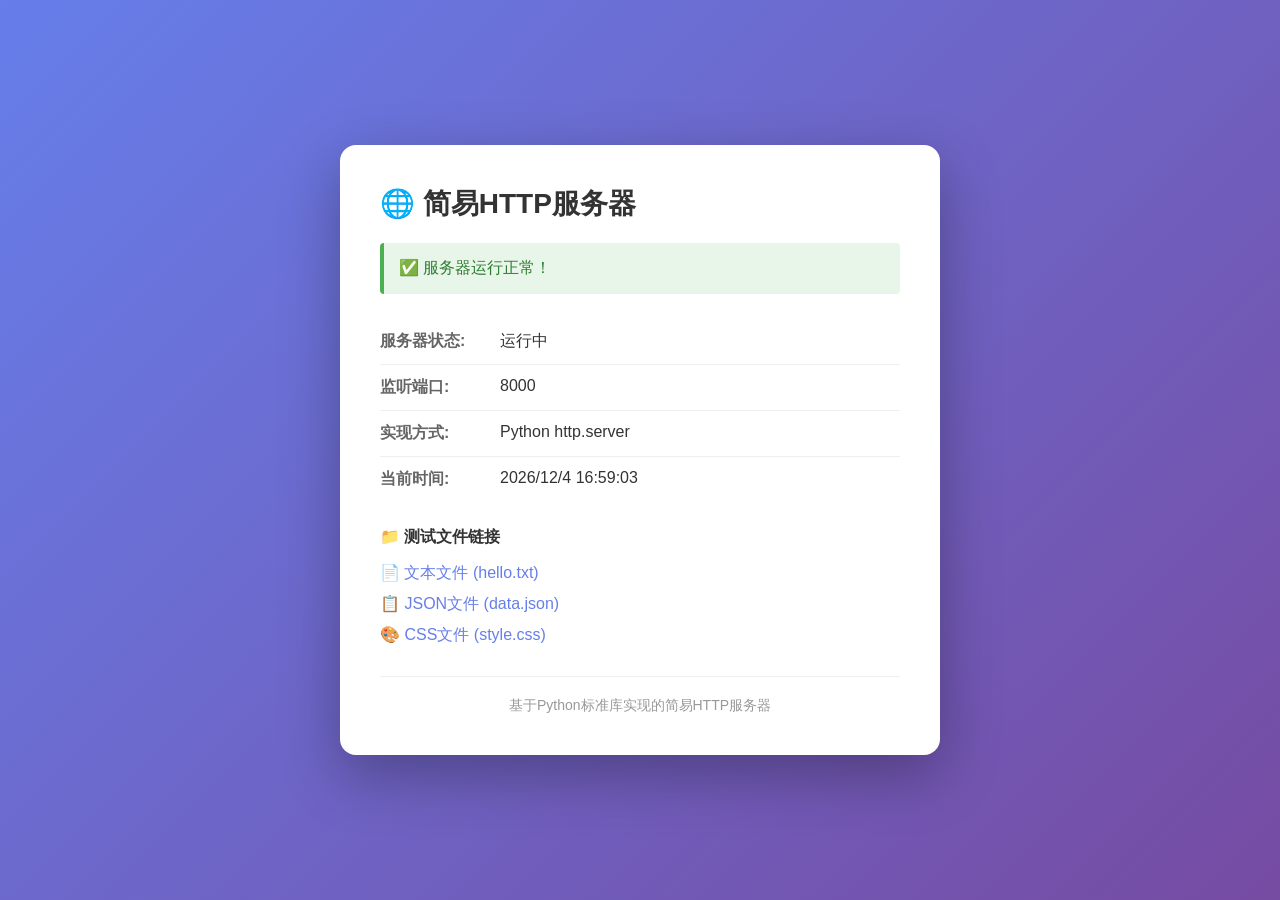
<file: httpServer/static/index.html>
<!DOCTYPE html>
<html lang="zh-CN">
<head>
    <meta charset="UTF-8">
    <meta name="viewport" content="width=device-width, initial-scale=1.0">
    <title>简易HTTP服务器 - 首页</title>
    <style>
        * {
            margin: 0;
            padding: 0;
            box-sizing: border-box;
        }
        body {
            font-family: -apple-system, BlinkMacSystemFont, 'Segoe UI', Roboto, sans-serif;
            background: linear-gradient(135deg, #667eea 0%, #764ba2 100%);
            min-height: 100vh;
            display: flex;
            justify-content: center;
            align-items: center;
            padding: 20px;
        }
        .container {
            background: white;
            border-radius: 16px;
            padding: 40px;
            box-shadow: 0 20px 60px rgba(0,0,0,0.3);
            max-width: 600px;
            width: 100%;
        }
        h1 {
            color: #333;
            margin-bottom: 20px;
            font-size: 28px;
        }
        .status {
            background: #e8f5e9;
            border-left: 4px solid #4caf50;
            padding: 15px;
            margin-bottom: 25px;
            border-radius: 4px;
        }
        .status p {
            color: #2e7d32;
            font-weight: 500;
        }
        .info {
            margin-bottom: 25px;
        }
        .info-item {
            display: flex;
            padding: 12px 0;
            border-bottom: 1px solid #eee;
        }
        .info-item:last-child {
            border-bottom: none;
        }
        .label {
            width: 120px;
            font-weight: 600;
            color: #666;
        }
        .value {
            color: #333;
            flex: 1;
        }
        .links {
            margin-top: 25px;
        }
        .links h3 {
            color: #333;
            margin-bottom: 15px;
            font-size: 16px;
        }
        .link-list {
            list-style: none;
        }
        .link-list li {
            margin-bottom: 10px;
        }
        .link-list a {
            color: #667eea;
            text-decoration: none;
            font-weight: 500;
            transition: color 0.2s;
        }
        .link-list a:hover {
            color: #764ba2;
            text-decoration: underline;
        }
        .footer {
            margin-top: 30px;
            padding-top: 20px;
            border-top: 1px solid #eee;
            text-align: center;
            color: #999;
            font-size: 14px;
        }
    </style>
</head>
<body>
    <div class="container">
        <h1>🌐 简易HTTP服务器</h1>
        
        <div class="status">
            <p>✅ 服务器运行正常！</p>
        </div>
        
        <div class="info">
            <div class="info-item">
                <span class="label">服务器状态:</span>
                <span class="value">运行中</span>
            </div>
            <div class="info-item">
                <span class="label">监听端口:</span>
                <span class="value">8000</span>
            </div>
            <div class="info-item">
                <span class="label">实现方式:</span>
                <span class="value">Python http.server</span>
            </div>
            <div class="info-item">
                <span class="label">当前时间:</span>
                <span class="value" id="time"></span>
            </div>
        </div>
        
        <div class="links">
            <h3>📁 测试文件链接</h3>
            <ul class="link-list">
                <li>📄 <a href="hello.txt">文本文件 (hello.txt)</a></li>
                <li>📋 <a href="data.json">JSON文件 (data.json)</a></li>
                <li>🎨 <a href="style.css">CSS文件 (style.css)</a></li>
            </ul>
        </div>
        
        <div class="footer">
            <p>基于Python标准库实现的简易HTTP服务器</p>
        </div>
    </div>
    
    <script>
        function updateTime() {
            const now = new Date();
            document.getElementById('time').textContent = now.toLocaleString('zh-CN');
        }
        updateTime();
        setInterval(updateTime, 1000);
    </script>
</body>
</html>
</file>
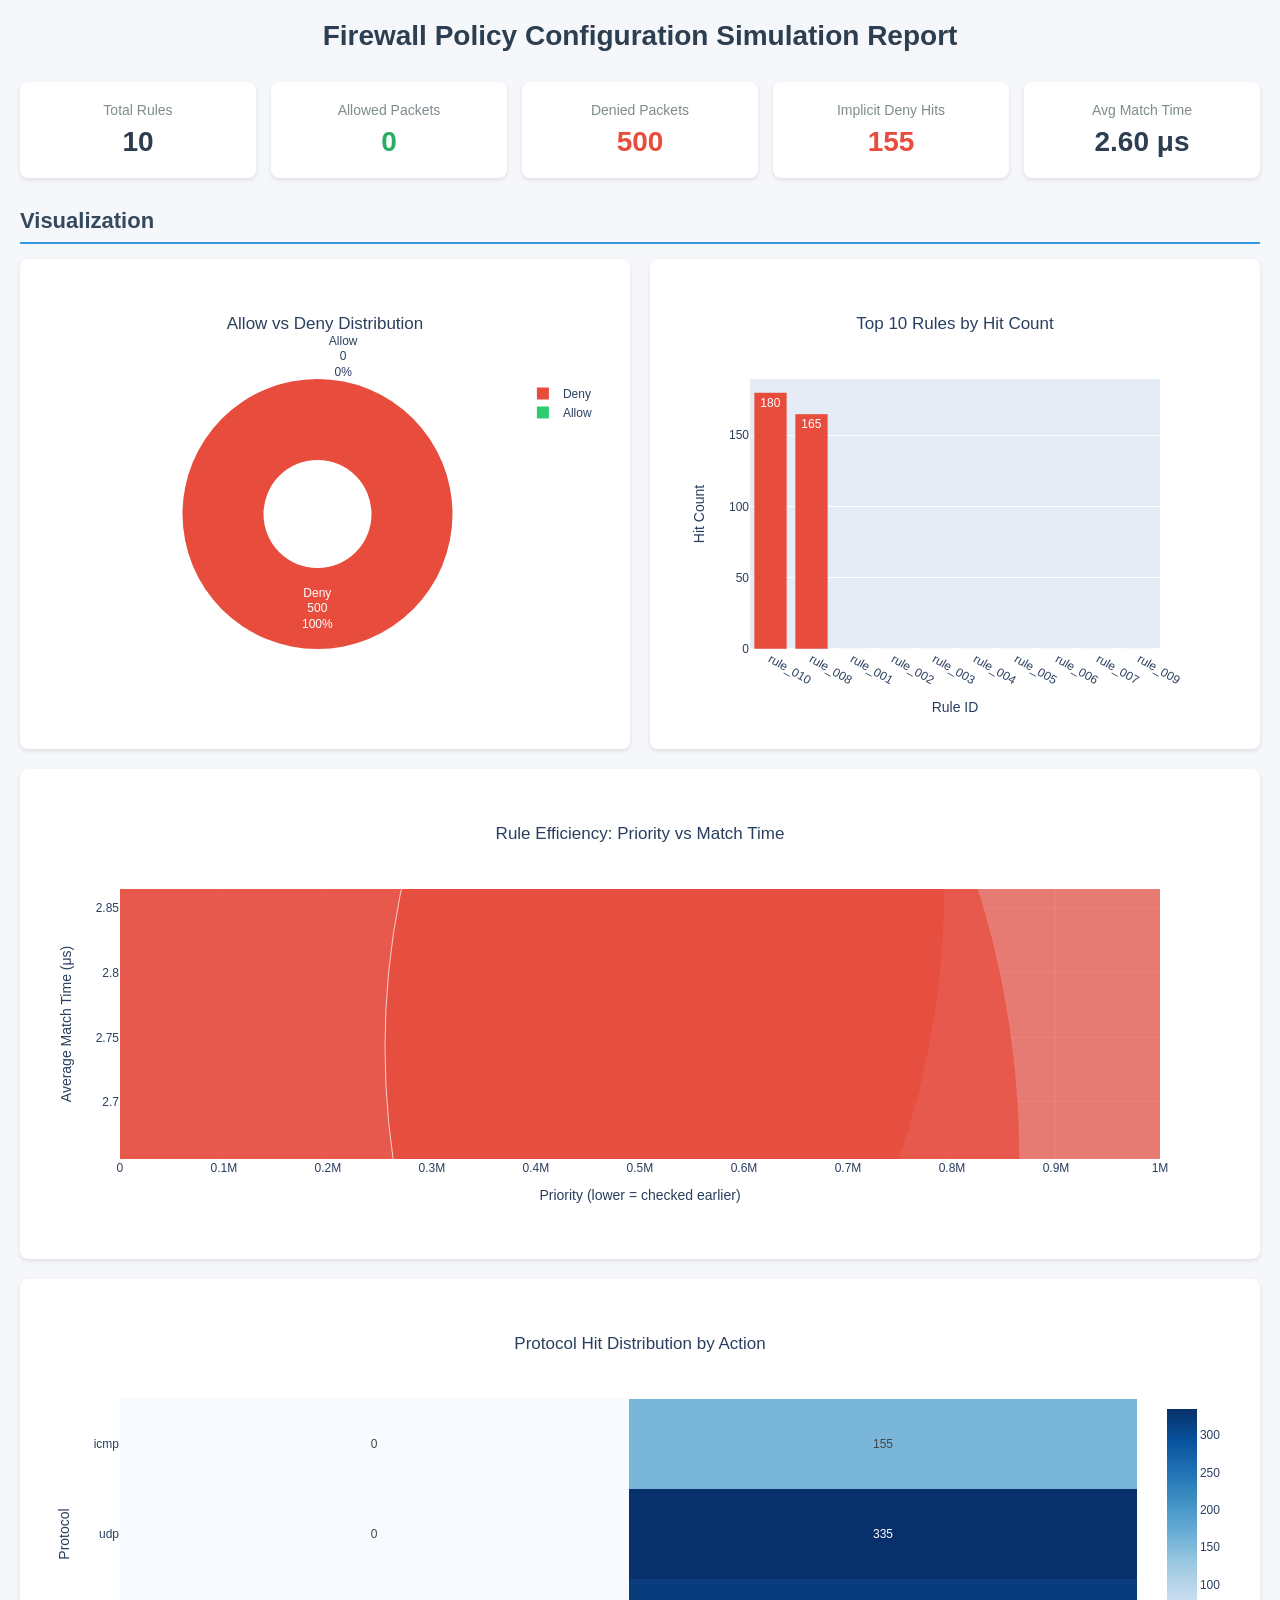
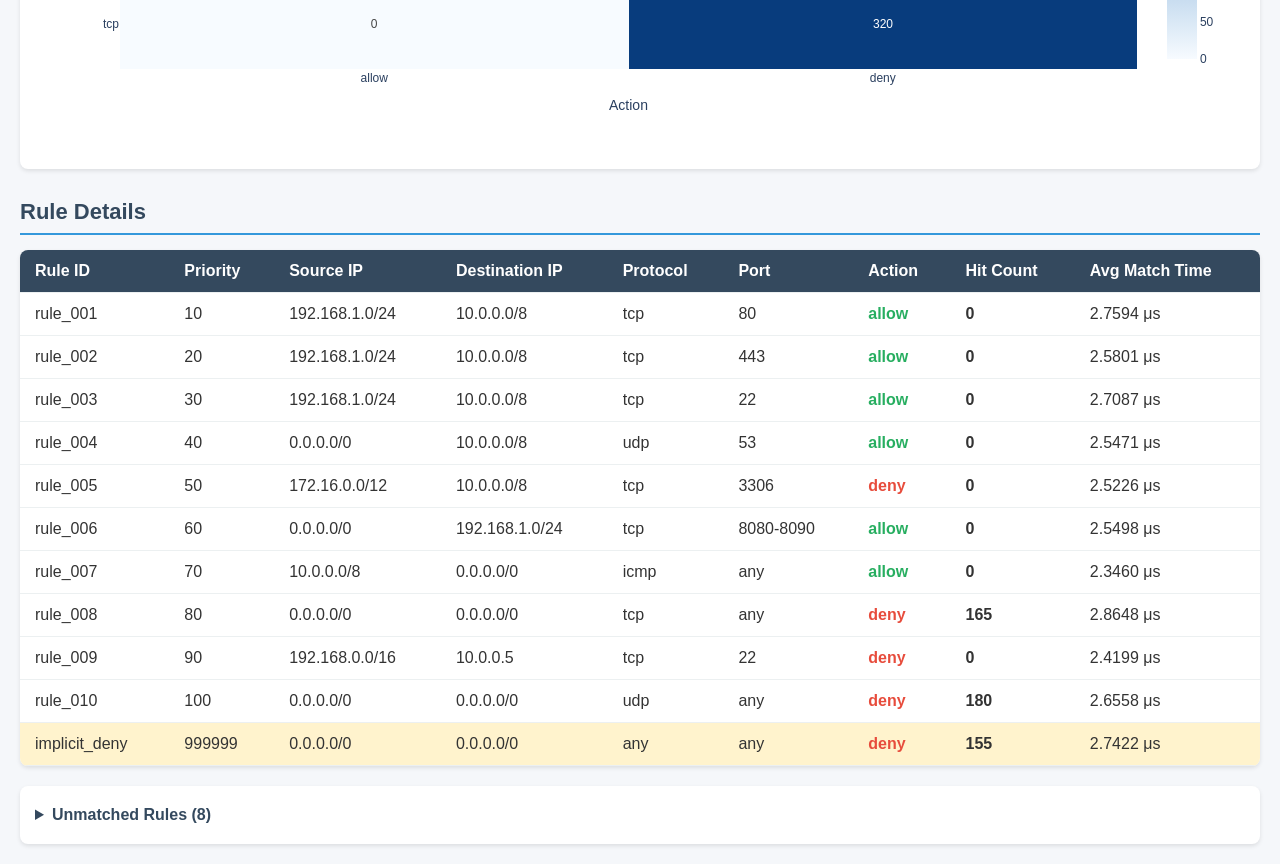
<file: fwConfigView/output/report.html>
<!DOCTYPE html>
<html lang="en">
<head>
    <meta charset="UTF-8">
    <meta name="viewport" content="width=device-width, initial-scale=1.0">
    <title>Firewall Policy Simulation Report</title>
    <script src="https://cdn.plot.ly/plotly-latest.min.js"></script>
    <style>
        * { box-sizing: border-box; margin: 0; padding: 0; }
        body { font-family: -apple-system, BlinkMacSystemFont, 'Segoe UI', Roboto, sans-serif; background: #f5f7fa; color: #333; padding: 20px; }
        .container { max-width: 1400px; margin: 0 auto; }
        h1 { text-align: center; color: #2c3e50; margin-bottom: 30px; font-size: 28px; }
        h2 { color: #34495e; margin: 30px 0 15px; font-size: 22px; border-bottom: 2px solid #3498db; padding-bottom: 8px; }
        .stats-grid { display: grid; grid-template-columns: repeat(auto-fit, minmax(200px, 1fr)); gap: 15px; margin-bottom: 30px; }
        .stat-card { background: white; padding: 20px; border-radius: 8px; box-shadow: 0 2px 4px rgba(0,0,0,0.1); text-align: center; }
        .stat-card .label { font-size: 14px; color: #7f8c8d; margin-bottom: 8px; }
        .stat-card .value { font-size: 28px; font-weight: bold; color: #2c3e50; }
        .stat-card.allow .value { color: #27ae60; }
        .stat-card.deny .value { color: #e74c3c; }
        .charts-grid { display: grid; grid-template-columns: 1fr 1fr; gap: 20px; margin-bottom: 30px; }
        .chart-container { background: white; padding: 20px; border-radius: 8px; box-shadow: 0 2px 4px rgba(0,0,0,0.1); }
        .chart-container.full { grid-column: 1 / -1; }
        table { width: 100%; border-collapse: collapse; background: white; border-radius: 8px; overflow: hidden; box-shadow: 0 2px 4px rgba(0,0,0,0.1); }
        th, td { padding: 12px 15px; text-align: left; border-bottom: 1px solid #ecf0f1; }
        th { background: #34495e; color: white; font-weight: 600; }
        tr:hover { background: #f8f9fa; }
        tr.implicit-row { background: #fff3cd; }
        tr.implicit-row:hover { background: #ffeeba; }
        .action-allow { color: #27ae60; font-weight: 600; }
        .action-deny { color: #e74c3c; font-weight: 600; }
        .hit-count { font-weight: 600; }
        .unmatched-details { background: white; padding: 15px; border-radius: 8px; box-shadow: 0 2px 4px rgba(0,0,0,0.1); margin-top: 20px; }
        .unmatched-details summary { cursor: pointer; font-weight: 600; color: #34495e; padding: 5px 0; }
        .unmatched-list { margin: 15px 0 0 20px; }
        .unmatched-list li { padding: 8px 0; border-bottom: 1px solid #ecf0f1; }
        .unmatched-list li:last-child { border-bottom: none; }
        @media (max-width: 1000px) {
            .charts-grid { grid-template-columns: 1fr; }
        }
    </style>
</head>
<body>
    <div class="container">
        <h1>Firewall Policy Configuration Simulation Report</h1>

        <div class="stats-grid">
            <div class="stat-card">
                <div class="label">Total Rules</div>
                <div class="value">10</div>
            </div>
            <div class="stat-card allow">
                <div class="label">Allowed Packets</div>
                <div class="value">0</div>
            </div>
            <div class="stat-card deny">
                <div class="label">Denied Packets</div>
                <div class="value">500</div>
            </div>
            <div class="stat-card deny">
                <div class="label">Implicit Deny Hits</div>
                <div class="value">155</div>
            </div>
            <div class="stat-card">
                <div class="label">Avg Match Time</div>
                <div class="value">2.60 μs</div>
            </div>
        </div>

        <h2>Visualization</h2>
        <div class="charts-grid">
            <div class="chart-container">
                <div>                            <div id="3de2c51e-c653-449c-b093-ff12ce8a7e20" class="plotly-graph-div" style="height:100%; width:100%;"></div>            <script>                window.PLOTLYENV=window.PLOTLYENV || {};                                if (document.getElementById("3de2c51e-c653-449c-b093-ff12ce8a7e20")) {                    Plotly.newPlot(                        "3de2c51e-c653-449c-b093-ff12ce8a7e20",                        [{"hole":0.4,"labels":["Allow","Deny"],"marker":{"colors":["#2ecc71","#e74c3c"]},"textinfo":"label+percent+value","values":[0,500],"type":"pie"}],                        {"template":{"data":{"histogram2dcontour":[{"type":"histogram2dcontour","colorbar":{"outlinewidth":0,"ticks":""},"colorscale":[[0.0,"#0d0887"],[0.1111111111111111,"#46039f"],[0.2222222222222222,"#7201a8"],[0.3333333333333333,"#9c179e"],[0.4444444444444444,"#bd3786"],[0.5555555555555556,"#d8576b"],[0.6666666666666666,"#ed7953"],[0.7777777777777778,"#fb9f3a"],[0.8888888888888888,"#fdca26"],[1.0,"#f0f921"]]}],"choropleth":[{"type":"choropleth","colorbar":{"outlinewidth":0,"ticks":""}}],"histogram2d":[{"type":"histogram2d","colorbar":{"outlinewidth":0,"ticks":""},"colorscale":[[0.0,"#0d0887"],[0.1111111111111111,"#46039f"],[0.2222222222222222,"#7201a8"],[0.3333333333333333,"#9c179e"],[0.4444444444444444,"#bd3786"],[0.5555555555555556,"#d8576b"],[0.6666666666666666,"#ed7953"],[0.7777777777777778,"#fb9f3a"],[0.8888888888888888,"#fdca26"],[1.0,"#f0f921"]]}],"heatmap":[{"type":"heatmap","colorbar":{"outlinewidth":0,"ticks":""},"colorscale":[[0.0,"#0d0887"],[0.1111111111111111,"#46039f"],[0.2222222222222222,"#7201a8"],[0.3333333333333333,"#9c179e"],[0.4444444444444444,"#bd3786"],[0.5555555555555556,"#d8576b"],[0.6666666666666666,"#ed7953"],[0.7777777777777778,"#fb9f3a"],[0.8888888888888888,"#fdca26"],[1.0,"#f0f921"]]}],"contourcarpet":[{"type":"contourcarpet","colorbar":{"outlinewidth":0,"ticks":""}}],"contour":[{"type":"contour","colorbar":{"outlinewidth":0,"ticks":""},"colorscale":[[0.0,"#0d0887"],[0.1111111111111111,"#46039f"],[0.2222222222222222,"#7201a8"],[0.3333333333333333,"#9c179e"],[0.4444444444444444,"#bd3786"],[0.5555555555555556,"#d8576b"],[0.6666666666666666,"#ed7953"],[0.7777777777777778,"#fb9f3a"],[0.8888888888888888,"#fdca26"],[1.0,"#f0f921"]]}],"surface":[{"type":"surface","colorbar":{"outlinewidth":0,"ticks":""},"colorscale":[[0.0,"#0d0887"],[0.1111111111111111,"#46039f"],[0.2222222222222222,"#7201a8"],[0.3333333333333333,"#9c179e"],[0.4444444444444444,"#bd3786"],[0.5555555555555556,"#d8576b"],[0.6666666666666666,"#ed7953"],[0.7777777777777778,"#fb9f3a"],[0.8888888888888888,"#fdca26"],[1.0,"#f0f921"]]}],"mesh3d":[{"type":"mesh3d","colorbar":{"outlinewidth":0,"ticks":""}}],"scatter":[{"fillpattern":{"fillmode":"overlay","size":10,"solidity":0.2},"type":"scatter"}],"parcoords":[{"type":"parcoords","line":{"colorbar":{"outlinewidth":0,"ticks":""}}}],"scatterpolargl":[{"type":"scatterpolargl","marker":{"colorbar":{"outlinewidth":0,"ticks":""}}}],"bar":[{"error_x":{"color":"#2a3f5f"},"error_y":{"color":"#2a3f5f"},"marker":{"line":{"color":"#E5ECF6","width":0.5},"pattern":{"fillmode":"overlay","size":10,"solidity":0.2}},"type":"bar"}],"scattergeo":[{"type":"scattergeo","marker":{"colorbar":{"outlinewidth":0,"ticks":""}}}],"scatterpolar":[{"type":"scatterpolar","marker":{"colorbar":{"outlinewidth":0,"ticks":""}}}],"histogram":[{"marker":{"pattern":{"fillmode":"overlay","size":10,"solidity":0.2}},"type":"histogram"}],"scattergl":[{"type":"scattergl","marker":{"colorbar":{"outlinewidth":0,"ticks":""}}}],"scatter3d":[{"type":"scatter3d","line":{"colorbar":{"outlinewidth":0,"ticks":""}},"marker":{"colorbar":{"outlinewidth":0,"ticks":""}}}],"scattermap":[{"type":"scattermap","marker":{"colorbar":{"outlinewidth":0,"ticks":""}}}],"scattermapbox":[{"type":"scattermapbox","marker":{"colorbar":{"outlinewidth":0,"ticks":""}}}],"scatterternary":[{"type":"scatterternary","marker":{"colorbar":{"outlinewidth":0,"ticks":""}}}],"scattercarpet":[{"type":"scattercarpet","marker":{"colorbar":{"outlinewidth":0,"ticks":""}}}],"carpet":[{"aaxis":{"endlinecolor":"#2a3f5f","gridcolor":"white","linecolor":"white","minorgridcolor":"white","startlinecolor":"#2a3f5f"},"baxis":{"endlinecolor":"#2a3f5f","gridcolor":"white","linecolor":"white","minorgridcolor":"white","startlinecolor":"#2a3f5f"},"type":"carpet"}],"table":[{"cells":{"fill":{"color":"#EBF0F8"},"line":{"color":"white"}},"header":{"fill":{"color":"#C8D4E3"},"line":{"color":"white"}},"type":"table"}],"barpolar":[{"marker":{"line":{"color":"#E5ECF6","width":0.5},"pattern":{"fillmode":"overlay","size":10,"solidity":0.2}},"type":"barpolar"}],"pie":[{"automargin":true,"type":"pie"}]},"layout":{"autotypenumbers":"strict","colorway":["#636efa","#EF553B","#00cc96","#ab63fa","#FFA15A","#19d3f3","#FF6692","#B6E880","#FF97FF","#FECB52"],"font":{"color":"#2a3f5f"},"hovermode":"closest","hoverlabel":{"align":"left"},"paper_bgcolor":"white","plot_bgcolor":"#E5ECF6","polar":{"bgcolor":"#E5ECF6","angularaxis":{"gridcolor":"white","linecolor":"white","ticks":""},"radialaxis":{"gridcolor":"white","linecolor":"white","ticks":""}},"ternary":{"bgcolor":"#E5ECF6","aaxis":{"gridcolor":"white","linecolor":"white","ticks":""},"baxis":{"gridcolor":"white","linecolor":"white","ticks":""},"caxis":{"gridcolor":"white","linecolor":"white","ticks":""}},"coloraxis":{"colorbar":{"outlinewidth":0,"ticks":""}},"colorscale":{"sequential":[[0.0,"#0d0887"],[0.1111111111111111,"#46039f"],[0.2222222222222222,"#7201a8"],[0.3333333333333333,"#9c179e"],[0.4444444444444444,"#bd3786"],[0.5555555555555556,"#d8576b"],[0.6666666666666666,"#ed7953"],[0.7777777777777778,"#fb9f3a"],[0.8888888888888888,"#fdca26"],[1.0,"#f0f921"]],"sequentialminus":[[0.0,"#0d0887"],[0.1111111111111111,"#46039f"],[0.2222222222222222,"#7201a8"],[0.3333333333333333,"#9c179e"],[0.4444444444444444,"#bd3786"],[0.5555555555555556,"#d8576b"],[0.6666666666666666,"#ed7953"],[0.7777777777777778,"#fb9f3a"],[0.8888888888888888,"#fdca26"],[1.0,"#f0f921"]],"diverging":[[0,"#8e0152"],[0.1,"#c51b7d"],[0.2,"#de77ae"],[0.3,"#f1b6da"],[0.4,"#fde0ef"],[0.5,"#f7f7f7"],[0.6,"#e6f5d0"],[0.7,"#b8e186"],[0.8,"#7fbc41"],[0.9,"#4d9221"],[1,"#276419"]]},"xaxis":{"gridcolor":"white","linecolor":"white","ticks":"","title":{"standoff":15},"zerolinecolor":"white","automargin":true,"zerolinewidth":2},"yaxis":{"gridcolor":"white","linecolor":"white","ticks":"","title":{"standoff":15},"zerolinecolor":"white","automargin":true,"zerolinewidth":2},"scene":{"xaxis":{"backgroundcolor":"#E5ECF6","gridcolor":"white","linecolor":"white","showbackground":true,"ticks":"","zerolinecolor":"white","gridwidth":2},"yaxis":{"backgroundcolor":"#E5ECF6","gridcolor":"white","linecolor":"white","showbackground":true,"ticks":"","zerolinecolor":"white","gridwidth":2},"zaxis":{"backgroundcolor":"#E5ECF6","gridcolor":"white","linecolor":"white","showbackground":true,"ticks":"","zerolinecolor":"white","gridwidth":2}},"shapedefaults":{"line":{"color":"#2a3f5f"}},"annotationdefaults":{"arrowcolor":"#2a3f5f","arrowhead":0,"arrowwidth":1},"geo":{"bgcolor":"white","landcolor":"#E5ECF6","subunitcolor":"white","showland":true,"showlakes":true,"lakecolor":"white"},"title":{"x":0.05},"mapbox":{"style":"light"}}},"title":{"text":"Allow vs Deny Distribution","x":0.5}},                        {"responsive": true}                    )                };            </script>        </div>
            </div>
            <div class="chart-container">
                <div>                            <div id="ecc31262-6008-430d-b841-9b9bf119c015" class="plotly-graph-div" style="height:100%; width:100%;"></div>            <script>                window.PLOTLYENV=window.PLOTLYENV || {};                                if (document.getElementById("ecc31262-6008-430d-b841-9b9bf119c015")) {                    Plotly.newPlot(                        "ecc31262-6008-430d-b841-9b9bf119c015",                        [{"marker":{"color":["#e74c3c","#e74c3c","#3498db","#3498db","#3498db","#3498db","#e74c3c","#3498db","#3498db","#e74c3c"]},"text":["180","165","0","0","0","0","0","0","0","0"],"textposition":"auto","x":["rule_010","rule_008","rule_001","rule_002","rule_003","rule_004","rule_005","rule_006","rule_007","rule_009"],"y":[180,165,0,0,0,0,0,0,0,0],"type":"bar"}],                        {"template":{"data":{"histogram2dcontour":[{"type":"histogram2dcontour","colorbar":{"outlinewidth":0,"ticks":""},"colorscale":[[0.0,"#0d0887"],[0.1111111111111111,"#46039f"],[0.2222222222222222,"#7201a8"],[0.3333333333333333,"#9c179e"],[0.4444444444444444,"#bd3786"],[0.5555555555555556,"#d8576b"],[0.6666666666666666,"#ed7953"],[0.7777777777777778,"#fb9f3a"],[0.8888888888888888,"#fdca26"],[1.0,"#f0f921"]]}],"choropleth":[{"type":"choropleth","colorbar":{"outlinewidth":0,"ticks":""}}],"histogram2d":[{"type":"histogram2d","colorbar":{"outlinewidth":0,"ticks":""},"colorscale":[[0.0,"#0d0887"],[0.1111111111111111,"#46039f"],[0.2222222222222222,"#7201a8"],[0.3333333333333333,"#9c179e"],[0.4444444444444444,"#bd3786"],[0.5555555555555556,"#d8576b"],[0.6666666666666666,"#ed7953"],[0.7777777777777778,"#fb9f3a"],[0.8888888888888888,"#fdca26"],[1.0,"#f0f921"]]}],"heatmap":[{"type":"heatmap","colorbar":{"outlinewidth":0,"ticks":""},"colorscale":[[0.0,"#0d0887"],[0.1111111111111111,"#46039f"],[0.2222222222222222,"#7201a8"],[0.3333333333333333,"#9c179e"],[0.4444444444444444,"#bd3786"],[0.5555555555555556,"#d8576b"],[0.6666666666666666,"#ed7953"],[0.7777777777777778,"#fb9f3a"],[0.8888888888888888,"#fdca26"],[1.0,"#f0f921"]]}],"contourcarpet":[{"type":"contourcarpet","colorbar":{"outlinewidth":0,"ticks":""}}],"contour":[{"type":"contour","colorbar":{"outlinewidth":0,"ticks":""},"colorscale":[[0.0,"#0d0887"],[0.1111111111111111,"#46039f"],[0.2222222222222222,"#7201a8"],[0.3333333333333333,"#9c179e"],[0.4444444444444444,"#bd3786"],[0.5555555555555556,"#d8576b"],[0.6666666666666666,"#ed7953"],[0.7777777777777778,"#fb9f3a"],[0.8888888888888888,"#fdca26"],[1.0,"#f0f921"]]}],"surface":[{"type":"surface","colorbar":{"outlinewidth":0,"ticks":""},"colorscale":[[0.0,"#0d0887"],[0.1111111111111111,"#46039f"],[0.2222222222222222,"#7201a8"],[0.3333333333333333,"#9c179e"],[0.4444444444444444,"#bd3786"],[0.5555555555555556,"#d8576b"],[0.6666666666666666,"#ed7953"],[0.7777777777777778,"#fb9f3a"],[0.8888888888888888,"#fdca26"],[1.0,"#f0f921"]]}],"mesh3d":[{"type":"mesh3d","colorbar":{"outlinewidth":0,"ticks":""}}],"scatter":[{"fillpattern":{"fillmode":"overlay","size":10,"solidity":0.2},"type":"scatter"}],"parcoords":[{"type":"parcoords","line":{"colorbar":{"outlinewidth":0,"ticks":""}}}],"scatterpolargl":[{"type":"scatterpolargl","marker":{"colorbar":{"outlinewidth":0,"ticks":""}}}],"bar":[{"error_x":{"color":"#2a3f5f"},"error_y":{"color":"#2a3f5f"},"marker":{"line":{"color":"#E5ECF6","width":0.5},"pattern":{"fillmode":"overlay","size":10,"solidity":0.2}},"type":"bar"}],"scattergeo":[{"type":"scattergeo","marker":{"colorbar":{"outlinewidth":0,"ticks":""}}}],"scatterpolar":[{"type":"scatterpolar","marker":{"colorbar":{"outlinewidth":0,"ticks":""}}}],"histogram":[{"marker":{"pattern":{"fillmode":"overlay","size":10,"solidity":0.2}},"type":"histogram"}],"scattergl":[{"type":"scattergl","marker":{"colorbar":{"outlinewidth":0,"ticks":""}}}],"scatter3d":[{"type":"scatter3d","line":{"colorbar":{"outlinewidth":0,"ticks":""}},"marker":{"colorbar":{"outlinewidth":0,"ticks":""}}}],"scattermap":[{"type":"scattermap","marker":{"colorbar":{"outlinewidth":0,"ticks":""}}}],"scattermapbox":[{"type":"scattermapbox","marker":{"colorbar":{"outlinewidth":0,"ticks":""}}}],"scatterternary":[{"type":"scatterternary","marker":{"colorbar":{"outlinewidth":0,"ticks":""}}}],"scattercarpet":[{"type":"scattercarpet","marker":{"colorbar":{"outlinewidth":0,"ticks":""}}}],"carpet":[{"aaxis":{"endlinecolor":"#2a3f5f","gridcolor":"white","linecolor":"white","minorgridcolor":"white","startlinecolor":"#2a3f5f"},"baxis":{"endlinecolor":"#2a3f5f","gridcolor":"white","linecolor":"white","minorgridcolor":"white","startlinecolor":"#2a3f5f"},"type":"carpet"}],"table":[{"cells":{"fill":{"color":"#EBF0F8"},"line":{"color":"white"}},"header":{"fill":{"color":"#C8D4E3"},"line":{"color":"white"}},"type":"table"}],"barpolar":[{"marker":{"line":{"color":"#E5ECF6","width":0.5},"pattern":{"fillmode":"overlay","size":10,"solidity":0.2}},"type":"barpolar"}],"pie":[{"automargin":true,"type":"pie"}]},"layout":{"autotypenumbers":"strict","colorway":["#636efa","#EF553B","#00cc96","#ab63fa","#FFA15A","#19d3f3","#FF6692","#B6E880","#FF97FF","#FECB52"],"font":{"color":"#2a3f5f"},"hovermode":"closest","hoverlabel":{"align":"left"},"paper_bgcolor":"white","plot_bgcolor":"#E5ECF6","polar":{"bgcolor":"#E5ECF6","angularaxis":{"gridcolor":"white","linecolor":"white","ticks":""},"radialaxis":{"gridcolor":"white","linecolor":"white","ticks":""}},"ternary":{"bgcolor":"#E5ECF6","aaxis":{"gridcolor":"white","linecolor":"white","ticks":""},"baxis":{"gridcolor":"white","linecolor":"white","ticks":""},"caxis":{"gridcolor":"white","linecolor":"white","ticks":""}},"coloraxis":{"colorbar":{"outlinewidth":0,"ticks":""}},"colorscale":{"sequential":[[0.0,"#0d0887"],[0.1111111111111111,"#46039f"],[0.2222222222222222,"#7201a8"],[0.3333333333333333,"#9c179e"],[0.4444444444444444,"#bd3786"],[0.5555555555555556,"#d8576b"],[0.6666666666666666,"#ed7953"],[0.7777777777777778,"#fb9f3a"],[0.8888888888888888,"#fdca26"],[1.0,"#f0f921"]],"sequentialminus":[[0.0,"#0d0887"],[0.1111111111111111,"#46039f"],[0.2222222222222222,"#7201a8"],[0.3333333333333333,"#9c179e"],[0.4444444444444444,"#bd3786"],[0.5555555555555556,"#d8576b"],[0.6666666666666666,"#ed7953"],[0.7777777777777778,"#fb9f3a"],[0.8888888888888888,"#fdca26"],[1.0,"#f0f921"]],"diverging":[[0,"#8e0152"],[0.1,"#c51b7d"],[0.2,"#de77ae"],[0.3,"#f1b6da"],[0.4,"#fde0ef"],[0.5,"#f7f7f7"],[0.6,"#e6f5d0"],[0.7,"#b8e186"],[0.8,"#7fbc41"],[0.9,"#4d9221"],[1,"#276419"]]},"xaxis":{"gridcolor":"white","linecolor":"white","ticks":"","title":{"standoff":15},"zerolinecolor":"white","automargin":true,"zerolinewidth":2},"yaxis":{"gridcolor":"white","linecolor":"white","ticks":"","title":{"standoff":15},"zerolinecolor":"white","automargin":true,"zerolinewidth":2},"scene":{"xaxis":{"backgroundcolor":"#E5ECF6","gridcolor":"white","linecolor":"white","showbackground":true,"ticks":"","zerolinecolor":"white","gridwidth":2},"yaxis":{"backgroundcolor":"#E5ECF6","gridcolor":"white","linecolor":"white","showbackground":true,"ticks":"","zerolinecolor":"white","gridwidth":2},"zaxis":{"backgroundcolor":"#E5ECF6","gridcolor":"white","linecolor":"white","showbackground":true,"ticks":"","zerolinecolor":"white","gridwidth":2}},"shapedefaults":{"line":{"color":"#2a3f5f"}},"annotationdefaults":{"arrowcolor":"#2a3f5f","arrowhead":0,"arrowwidth":1},"geo":{"bgcolor":"white","landcolor":"#E5ECF6","subunitcolor":"white","showland":true,"showlakes":true,"lakecolor":"white"},"title":{"x":0.05},"mapbox":{"style":"light"}}},"title":{"text":"Top 10 Rules by Hit Count","x":0.5},"xaxis":{"title":{"text":"Rule ID"}},"yaxis":{"title":{"text":"Hit Count"}},"showlegend":false},                        {"responsive": true}                    )                };            </script>        </div>
            </div>
            <div class="chart-container full">
                <div>                            <div id="4634377a-b099-4980-9648-d5347c5d1e36" class="plotly-graph-div" style="height:100%; width:100%;"></div>            <script>                window.PLOTLYENV=window.PLOTLYENV || {};                                if (document.getElementById("4634377a-b099-4980-9648-d5347c5d1e36")) {                    Plotly.newPlot(                        "4634377a-b099-4980-9648-d5347c5d1e36",                        [{"hovertemplate":"Rule: %{text}\u003cbr\u003ePriority: %{x}\u003cbr\u003eAvg Time: %{y:.2f} \u03bcs\u003cbr\u003e\u003cextra\u003e\u003c\u002fextra\u003e","marker":{"color":["#e74c3c","#e74c3c","#e74c3c"],"opacity":0.7,"size":[1650,1800,1550]},"mode":"markers","text":["rule_008","rule_010","implicit_deny"],"x":[80,100,999999],"y":[2.864823999999906,2.6558208955219147,2.742206451612816],"type":"scatter"}],                        {"template":{"data":{"histogram2dcontour":[{"type":"histogram2dcontour","colorbar":{"outlinewidth":0,"ticks":""},"colorscale":[[0.0,"#0d0887"],[0.1111111111111111,"#46039f"],[0.2222222222222222,"#7201a8"],[0.3333333333333333,"#9c179e"],[0.4444444444444444,"#bd3786"],[0.5555555555555556,"#d8576b"],[0.6666666666666666,"#ed7953"],[0.7777777777777778,"#fb9f3a"],[0.8888888888888888,"#fdca26"],[1.0,"#f0f921"]]}],"choropleth":[{"type":"choropleth","colorbar":{"outlinewidth":0,"ticks":""}}],"histogram2d":[{"type":"histogram2d","colorbar":{"outlinewidth":0,"ticks":""},"colorscale":[[0.0,"#0d0887"],[0.1111111111111111,"#46039f"],[0.2222222222222222,"#7201a8"],[0.3333333333333333,"#9c179e"],[0.4444444444444444,"#bd3786"],[0.5555555555555556,"#d8576b"],[0.6666666666666666,"#ed7953"],[0.7777777777777778,"#fb9f3a"],[0.8888888888888888,"#fdca26"],[1.0,"#f0f921"]]}],"heatmap":[{"type":"heatmap","colorbar":{"outlinewidth":0,"ticks":""},"colorscale":[[0.0,"#0d0887"],[0.1111111111111111,"#46039f"],[0.2222222222222222,"#7201a8"],[0.3333333333333333,"#9c179e"],[0.4444444444444444,"#bd3786"],[0.5555555555555556,"#d8576b"],[0.6666666666666666,"#ed7953"],[0.7777777777777778,"#fb9f3a"],[0.8888888888888888,"#fdca26"],[1.0,"#f0f921"]]}],"contourcarpet":[{"type":"contourcarpet","colorbar":{"outlinewidth":0,"ticks":""}}],"contour":[{"type":"contour","colorbar":{"outlinewidth":0,"ticks":""},"colorscale":[[0.0,"#0d0887"],[0.1111111111111111,"#46039f"],[0.2222222222222222,"#7201a8"],[0.3333333333333333,"#9c179e"],[0.4444444444444444,"#bd3786"],[0.5555555555555556,"#d8576b"],[0.6666666666666666,"#ed7953"],[0.7777777777777778,"#fb9f3a"],[0.8888888888888888,"#fdca26"],[1.0,"#f0f921"]]}],"surface":[{"type":"surface","colorbar":{"outlinewidth":0,"ticks":""},"colorscale":[[0.0,"#0d0887"],[0.1111111111111111,"#46039f"],[0.2222222222222222,"#7201a8"],[0.3333333333333333,"#9c179e"],[0.4444444444444444,"#bd3786"],[0.5555555555555556,"#d8576b"],[0.6666666666666666,"#ed7953"],[0.7777777777777778,"#fb9f3a"],[0.8888888888888888,"#fdca26"],[1.0,"#f0f921"]]}],"mesh3d":[{"type":"mesh3d","colorbar":{"outlinewidth":0,"ticks":""}}],"scatter":[{"fillpattern":{"fillmode":"overlay","size":10,"solidity":0.2},"type":"scatter"}],"parcoords":[{"type":"parcoords","line":{"colorbar":{"outlinewidth":0,"ticks":""}}}],"scatterpolargl":[{"type":"scatterpolargl","marker":{"colorbar":{"outlinewidth":0,"ticks":""}}}],"bar":[{"error_x":{"color":"#2a3f5f"},"error_y":{"color":"#2a3f5f"},"marker":{"line":{"color":"#E5ECF6","width":0.5},"pattern":{"fillmode":"overlay","size":10,"solidity":0.2}},"type":"bar"}],"scattergeo":[{"type":"scattergeo","marker":{"colorbar":{"outlinewidth":0,"ticks":""}}}],"scatterpolar":[{"type":"scatterpolar","marker":{"colorbar":{"outlinewidth":0,"ticks":""}}}],"histogram":[{"marker":{"pattern":{"fillmode":"overlay","size":10,"solidity":0.2}},"type":"histogram"}],"scattergl":[{"type":"scattergl","marker":{"colorbar":{"outlinewidth":0,"ticks":""}}}],"scatter3d":[{"type":"scatter3d","line":{"colorbar":{"outlinewidth":0,"ticks":""}},"marker":{"colorbar":{"outlinewidth":0,"ticks":""}}}],"scattermap":[{"type":"scattermap","marker":{"colorbar":{"outlinewidth":0,"ticks":""}}}],"scattermapbox":[{"type":"scattermapbox","marker":{"colorbar":{"outlinewidth":0,"ticks":""}}}],"scatterternary":[{"type":"scatterternary","marker":{"colorbar":{"outlinewidth":0,"ticks":""}}}],"scattercarpet":[{"type":"scattercarpet","marker":{"colorbar":{"outlinewidth":0,"ticks":""}}}],"carpet":[{"aaxis":{"endlinecolor":"#2a3f5f","gridcolor":"white","linecolor":"white","minorgridcolor":"white","startlinecolor":"#2a3f5f"},"baxis":{"endlinecolor":"#2a3f5f","gridcolor":"white","linecolor":"white","minorgridcolor":"white","startlinecolor":"#2a3f5f"},"type":"carpet"}],"table":[{"cells":{"fill":{"color":"#EBF0F8"},"line":{"color":"white"}},"header":{"fill":{"color":"#C8D4E3"},"line":{"color":"white"}},"type":"table"}],"barpolar":[{"marker":{"line":{"color":"#E5ECF6","width":0.5},"pattern":{"fillmode":"overlay","size":10,"solidity":0.2}},"type":"barpolar"}],"pie":[{"automargin":true,"type":"pie"}]},"layout":{"autotypenumbers":"strict","colorway":["#636efa","#EF553B","#00cc96","#ab63fa","#FFA15A","#19d3f3","#FF6692","#B6E880","#FF97FF","#FECB52"],"font":{"color":"#2a3f5f"},"hovermode":"closest","hoverlabel":{"align":"left"},"paper_bgcolor":"white","plot_bgcolor":"#E5ECF6","polar":{"bgcolor":"#E5ECF6","angularaxis":{"gridcolor":"white","linecolor":"white","ticks":""},"radialaxis":{"gridcolor":"white","linecolor":"white","ticks":""}},"ternary":{"bgcolor":"#E5ECF6","aaxis":{"gridcolor":"white","linecolor":"white","ticks":""},"baxis":{"gridcolor":"white","linecolor":"white","ticks":""},"caxis":{"gridcolor":"white","linecolor":"white","ticks":""}},"coloraxis":{"colorbar":{"outlinewidth":0,"ticks":""}},"colorscale":{"sequential":[[0.0,"#0d0887"],[0.1111111111111111,"#46039f"],[0.2222222222222222,"#7201a8"],[0.3333333333333333,"#9c179e"],[0.4444444444444444,"#bd3786"],[0.5555555555555556,"#d8576b"],[0.6666666666666666,"#ed7953"],[0.7777777777777778,"#fb9f3a"],[0.8888888888888888,"#fdca26"],[1.0,"#f0f921"]],"sequentialminus":[[0.0,"#0d0887"],[0.1111111111111111,"#46039f"],[0.2222222222222222,"#7201a8"],[0.3333333333333333,"#9c179e"],[0.4444444444444444,"#bd3786"],[0.5555555555555556,"#d8576b"],[0.6666666666666666,"#ed7953"],[0.7777777777777778,"#fb9f3a"],[0.8888888888888888,"#fdca26"],[1.0,"#f0f921"]],"diverging":[[0,"#8e0152"],[0.1,"#c51b7d"],[0.2,"#de77ae"],[0.3,"#f1b6da"],[0.4,"#fde0ef"],[0.5,"#f7f7f7"],[0.6,"#e6f5d0"],[0.7,"#b8e186"],[0.8,"#7fbc41"],[0.9,"#4d9221"],[1,"#276419"]]},"xaxis":{"gridcolor":"white","linecolor":"white","ticks":"","title":{"standoff":15},"zerolinecolor":"white","automargin":true,"zerolinewidth":2},"yaxis":{"gridcolor":"white","linecolor":"white","ticks":"","title":{"standoff":15},"zerolinecolor":"white","automargin":true,"zerolinewidth":2},"scene":{"xaxis":{"backgroundcolor":"#E5ECF6","gridcolor":"white","linecolor":"white","showbackground":true,"ticks":"","zerolinecolor":"white","gridwidth":2},"yaxis":{"backgroundcolor":"#E5ECF6","gridcolor":"white","linecolor":"white","showbackground":true,"ticks":"","zerolinecolor":"white","gridwidth":2},"zaxis":{"backgroundcolor":"#E5ECF6","gridcolor":"white","linecolor":"white","showbackground":true,"ticks":"","zerolinecolor":"white","gridwidth":2}},"shapedefaults":{"line":{"color":"#2a3f5f"}},"annotationdefaults":{"arrowcolor":"#2a3f5f","arrowhead":0,"arrowwidth":1},"geo":{"bgcolor":"white","landcolor":"#E5ECF6","subunitcolor":"white","showland":true,"showlakes":true,"lakecolor":"white"},"title":{"x":0.05},"mapbox":{"style":"light"}}},"title":{"text":"Rule Efficiency: Priority vs Match Time","x":0.5},"xaxis":{"title":{"text":"Priority (lower = checked earlier)"}},"yaxis":{"title":{"text":"Average Match Time (\u03bcs)"}}},                        {"responsive": true}                    )                };            </script>        </div>
            </div>
            <div class="chart-container full">
                <div>                            <div id="79a0f089-f430-4a8b-beb9-99a5c116093f" class="plotly-graph-div" style="height:100%; width:100%;"></div>            <script>                window.PLOTLYENV=window.PLOTLYENV || {};                                if (document.getElementById("79a0f089-f430-4a8b-beb9-99a5c116093f")) {                    Plotly.newPlot(                        "79a0f089-f430-4a8b-beb9-99a5c116093f",                        [{"colorscale":[[0.0,"rgb(247,251,255)"],[0.125,"rgb(222,235,247)"],[0.25,"rgb(198,219,239)"],[0.375,"rgb(158,202,225)"],[0.5,"rgb(107,174,214)"],[0.625,"rgb(66,146,198)"],[0.75,"rgb(33,113,181)"],[0.875,"rgb(8,81,156)"],[1.0,"rgb(8,48,107)"]],"hoverongaps":false,"text":[["0","320"],["0","335"],["0","155"]],"textfont":{"size":12},"texttemplate":"%{text}","x":["allow","deny"],"y":["tcp","udp","icmp"],"z":[[0,320],[0,335],[0,155]],"type":"heatmap"}],                        {"template":{"data":{"histogram2dcontour":[{"type":"histogram2dcontour","colorbar":{"outlinewidth":0,"ticks":""},"colorscale":[[0.0,"#0d0887"],[0.1111111111111111,"#46039f"],[0.2222222222222222,"#7201a8"],[0.3333333333333333,"#9c179e"],[0.4444444444444444,"#bd3786"],[0.5555555555555556,"#d8576b"],[0.6666666666666666,"#ed7953"],[0.7777777777777778,"#fb9f3a"],[0.8888888888888888,"#fdca26"],[1.0,"#f0f921"]]}],"choropleth":[{"type":"choropleth","colorbar":{"outlinewidth":0,"ticks":""}}],"histogram2d":[{"type":"histogram2d","colorbar":{"outlinewidth":0,"ticks":""},"colorscale":[[0.0,"#0d0887"],[0.1111111111111111,"#46039f"],[0.2222222222222222,"#7201a8"],[0.3333333333333333,"#9c179e"],[0.4444444444444444,"#bd3786"],[0.5555555555555556,"#d8576b"],[0.6666666666666666,"#ed7953"],[0.7777777777777778,"#fb9f3a"],[0.8888888888888888,"#fdca26"],[1.0,"#f0f921"]]}],"heatmap":[{"type":"heatmap","colorbar":{"outlinewidth":0,"ticks":""},"colorscale":[[0.0,"#0d0887"],[0.1111111111111111,"#46039f"],[0.2222222222222222,"#7201a8"],[0.3333333333333333,"#9c179e"],[0.4444444444444444,"#bd3786"],[0.5555555555555556,"#d8576b"],[0.6666666666666666,"#ed7953"],[0.7777777777777778,"#fb9f3a"],[0.8888888888888888,"#fdca26"],[1.0,"#f0f921"]]}],"contourcarpet":[{"type":"contourcarpet","colorbar":{"outlinewidth":0,"ticks":""}}],"contour":[{"type":"contour","colorbar":{"outlinewidth":0,"ticks":""},"colorscale":[[0.0,"#0d0887"],[0.1111111111111111,"#46039f"],[0.2222222222222222,"#7201a8"],[0.3333333333333333,"#9c179e"],[0.4444444444444444,"#bd3786"],[0.5555555555555556,"#d8576b"],[0.6666666666666666,"#ed7953"],[0.7777777777777778,"#fb9f3a"],[0.8888888888888888,"#fdca26"],[1.0,"#f0f921"]]}],"surface":[{"type":"surface","colorbar":{"outlinewidth":0,"ticks":""},"colorscale":[[0.0,"#0d0887"],[0.1111111111111111,"#46039f"],[0.2222222222222222,"#7201a8"],[0.3333333333333333,"#9c179e"],[0.4444444444444444,"#bd3786"],[0.5555555555555556,"#d8576b"],[0.6666666666666666,"#ed7953"],[0.7777777777777778,"#fb9f3a"],[0.8888888888888888,"#fdca26"],[1.0,"#f0f921"]]}],"mesh3d":[{"type":"mesh3d","colorbar":{"outlinewidth":0,"ticks":""}}],"scatter":[{"fillpattern":{"fillmode":"overlay","size":10,"solidity":0.2},"type":"scatter"}],"parcoords":[{"type":"parcoords","line":{"colorbar":{"outlinewidth":0,"ticks":""}}}],"scatterpolargl":[{"type":"scatterpolargl","marker":{"colorbar":{"outlinewidth":0,"ticks":""}}}],"bar":[{"error_x":{"color":"#2a3f5f"},"error_y":{"color":"#2a3f5f"},"marker":{"line":{"color":"#E5ECF6","width":0.5},"pattern":{"fillmode":"overlay","size":10,"solidity":0.2}},"type":"bar"}],"scattergeo":[{"type":"scattergeo","marker":{"colorbar":{"outlinewidth":0,"ticks":""}}}],"scatterpolar":[{"type":"scatterpolar","marker":{"colorbar":{"outlinewidth":0,"ticks":""}}}],"histogram":[{"marker":{"pattern":{"fillmode":"overlay","size":10,"solidity":0.2}},"type":"histogram"}],"scattergl":[{"type":"scattergl","marker":{"colorbar":{"outlinewidth":0,"ticks":""}}}],"scatter3d":[{"type":"scatter3d","line":{"colorbar":{"outlinewidth":0,"ticks":""}},"marker":{"colorbar":{"outlinewidth":0,"ticks":""}}}],"scattermap":[{"type":"scattermap","marker":{"colorbar":{"outlinewidth":0,"ticks":""}}}],"scattermapbox":[{"type":"scattermapbox","marker":{"colorbar":{"outlinewidth":0,"ticks":""}}}],"scatterternary":[{"type":"scatterternary","marker":{"colorbar":{"outlinewidth":0,"ticks":""}}}],"scattercarpet":[{"type":"scattercarpet","marker":{"colorbar":{"outlinewidth":0,"ticks":""}}}],"carpet":[{"aaxis":{"endlinecolor":"#2a3f5f","gridcolor":"white","linecolor":"white","minorgridcolor":"white","startlinecolor":"#2a3f5f"},"baxis":{"endlinecolor":"#2a3f5f","gridcolor":"white","linecolor":"white","minorgridcolor":"white","startlinecolor":"#2a3f5f"},"type":"carpet"}],"table":[{"cells":{"fill":{"color":"#EBF0F8"},"line":{"color":"white"}},"header":{"fill":{"color":"#C8D4E3"},"line":{"color":"white"}},"type":"table"}],"barpolar":[{"marker":{"line":{"color":"#E5ECF6","width":0.5},"pattern":{"fillmode":"overlay","size":10,"solidity":0.2}},"type":"barpolar"}],"pie":[{"automargin":true,"type":"pie"}]},"layout":{"autotypenumbers":"strict","colorway":["#636efa","#EF553B","#00cc96","#ab63fa","#FFA15A","#19d3f3","#FF6692","#B6E880","#FF97FF","#FECB52"],"font":{"color":"#2a3f5f"},"hovermode":"closest","hoverlabel":{"align":"left"},"paper_bgcolor":"white","plot_bgcolor":"#E5ECF6","polar":{"bgcolor":"#E5ECF6","angularaxis":{"gridcolor":"white","linecolor":"white","ticks":""},"radialaxis":{"gridcolor":"white","linecolor":"white","ticks":""}},"ternary":{"bgcolor":"#E5ECF6","aaxis":{"gridcolor":"white","linecolor":"white","ticks":""},"baxis":{"gridcolor":"white","linecolor":"white","ticks":""},"caxis":{"gridcolor":"white","linecolor":"white","ticks":""}},"coloraxis":{"colorbar":{"outlinewidth":0,"ticks":""}},"colorscale":{"sequential":[[0.0,"#0d0887"],[0.1111111111111111,"#46039f"],[0.2222222222222222,"#7201a8"],[0.3333333333333333,"#9c179e"],[0.4444444444444444,"#bd3786"],[0.5555555555555556,"#d8576b"],[0.6666666666666666,"#ed7953"],[0.7777777777777778,"#fb9f3a"],[0.8888888888888888,"#fdca26"],[1.0,"#f0f921"]],"sequentialminus":[[0.0,"#0d0887"],[0.1111111111111111,"#46039f"],[0.2222222222222222,"#7201a8"],[0.3333333333333333,"#9c179e"],[0.4444444444444444,"#bd3786"],[0.5555555555555556,"#d8576b"],[0.6666666666666666,"#ed7953"],[0.7777777777777778,"#fb9f3a"],[0.8888888888888888,"#fdca26"],[1.0,"#f0f921"]],"diverging":[[0,"#8e0152"],[0.1,"#c51b7d"],[0.2,"#de77ae"],[0.3,"#f1b6da"],[0.4,"#fde0ef"],[0.5,"#f7f7f7"],[0.6,"#e6f5d0"],[0.7,"#b8e186"],[0.8,"#7fbc41"],[0.9,"#4d9221"],[1,"#276419"]]},"xaxis":{"gridcolor":"white","linecolor":"white","ticks":"","title":{"standoff":15},"zerolinecolor":"white","automargin":true,"zerolinewidth":2},"yaxis":{"gridcolor":"white","linecolor":"white","ticks":"","title":{"standoff":15},"zerolinecolor":"white","automargin":true,"zerolinewidth":2},"scene":{"xaxis":{"backgroundcolor":"#E5ECF6","gridcolor":"white","linecolor":"white","showbackground":true,"ticks":"","zerolinecolor":"white","gridwidth":2},"yaxis":{"backgroundcolor":"#E5ECF6","gridcolor":"white","linecolor":"white","showbackground":true,"ticks":"","zerolinecolor":"white","gridwidth":2},"zaxis":{"backgroundcolor":"#E5ECF6","gridcolor":"white","linecolor":"white","showbackground":true,"ticks":"","zerolinecolor":"white","gridwidth":2}},"shapedefaults":{"line":{"color":"#2a3f5f"}},"annotationdefaults":{"arrowcolor":"#2a3f5f","arrowhead":0,"arrowwidth":1},"geo":{"bgcolor":"white","landcolor":"#E5ECF6","subunitcolor":"white","showland":true,"showlakes":true,"lakecolor":"white"},"title":{"x":0.05},"mapbox":{"style":"light"}}},"title":{"text":"Protocol Hit Distribution by Action","x":0.5},"xaxis":{"title":{"text":"Action"}},"yaxis":{"title":{"text":"Protocol"}}},                        {"responsive": true}                    )                };            </script>        </div>
            </div>
        </div>

        <h2>Rule Details</h2>
        <table>
            <thead>
                <tr>
                    <th>Rule ID</th>
                    <th>Priority</th>
                    <th>Source IP</th>
                    <th>Destination IP</th>
                    <th>Protocol</th>
                    <th>Port</th>
                    <th>Action</th>
                    <th>Hit Count</th>
                    <th>Avg Match Time</th>
                </tr>
            </thead>
            <tbody>
                
                <tr class="">
                    <td>rule_001</td>
                    <td>10</td>
                    <td>192.168.1.0/24</td>
                    <td>10.0.0.0/8</td>
                    <td>tcp</td>
                    <td>80</td>
                    <td class="action-allow">allow</td>
                    <td class="hit-count">0</td>
                    <td>2.7594 μs</td>
                </tr>
            

                <tr class="">
                    <td>rule_002</td>
                    <td>20</td>
                    <td>192.168.1.0/24</td>
                    <td>10.0.0.0/8</td>
                    <td>tcp</td>
                    <td>443</td>
                    <td class="action-allow">allow</td>
                    <td class="hit-count">0</td>
                    <td>2.5801 μs</td>
                </tr>
            

                <tr class="">
                    <td>rule_003</td>
                    <td>30</td>
                    <td>192.168.1.0/24</td>
                    <td>10.0.0.0/8</td>
                    <td>tcp</td>
                    <td>22</td>
                    <td class="action-allow">allow</td>
                    <td class="hit-count">0</td>
                    <td>2.7087 μs</td>
                </tr>
            

                <tr class="">
                    <td>rule_004</td>
                    <td>40</td>
                    <td>0.0.0.0/0</td>
                    <td>10.0.0.0/8</td>
                    <td>udp</td>
                    <td>53</td>
                    <td class="action-allow">allow</td>
                    <td class="hit-count">0</td>
                    <td>2.5471 μs</td>
                </tr>
            

                <tr class="">
                    <td>rule_005</td>
                    <td>50</td>
                    <td>172.16.0.0/12</td>
                    <td>10.0.0.0/8</td>
                    <td>tcp</td>
                    <td>3306</td>
                    <td class="action-deny">deny</td>
                    <td class="hit-count">0</td>
                    <td>2.5226 μs</td>
                </tr>
            

                <tr class="">
                    <td>rule_006</td>
                    <td>60</td>
                    <td>0.0.0.0/0</td>
                    <td>192.168.1.0/24</td>
                    <td>tcp</td>
                    <td>8080-8090</td>
                    <td class="action-allow">allow</td>
                    <td class="hit-count">0</td>
                    <td>2.5498 μs</td>
                </tr>
            

                <tr class="">
                    <td>rule_007</td>
                    <td>70</td>
                    <td>10.0.0.0/8</td>
                    <td>0.0.0.0/0</td>
                    <td>icmp</td>
                    <td>any</td>
                    <td class="action-allow">allow</td>
                    <td class="hit-count">0</td>
                    <td>2.3460 μs</td>
                </tr>
            

                <tr class="">
                    <td>rule_008</td>
                    <td>80</td>
                    <td>0.0.0.0/0</td>
                    <td>0.0.0.0/0</td>
                    <td>tcp</td>
                    <td>any</td>
                    <td class="action-deny">deny</td>
                    <td class="hit-count">165</td>
                    <td>2.8648 μs</td>
                </tr>
            

                <tr class="">
                    <td>rule_009</td>
                    <td>90</td>
                    <td>192.168.0.0/16</td>
                    <td>10.0.0.5</td>
                    <td>tcp</td>
                    <td>22</td>
                    <td class="action-deny">deny</td>
                    <td class="hit-count">0</td>
                    <td>2.4199 μs</td>
                </tr>
            

                <tr class="">
                    <td>rule_010</td>
                    <td>100</td>
                    <td>0.0.0.0/0</td>
                    <td>0.0.0.0/0</td>
                    <td>udp</td>
                    <td>any</td>
                    <td class="action-deny">deny</td>
                    <td class="hit-count">180</td>
                    <td>2.6558 μs</td>
                </tr>
            
                
                <tr class="implicit-row">
                    <td>implicit_deny</td>
                    <td>999999</td>
                    <td>0.0.0.0/0</td>
                    <td>0.0.0.0/0</td>
                    <td>any</td>
                    <td>any</td>
                    <td class="action-deny">deny</td>
                    <td class="hit-count">155</td>
                    <td>2.7422 μs</td>
                </tr>
            
            </tbody>
        </table>

        
            <details class="unmatched-details">
                <summary>Unmatched Rules (8)</summary>
                <ul class="unmatched-list">
                    
                <li>
                    <strong>rule_001</strong> (Priority: 10) - 
                    192.168.1.0/24 → 10.0.0.0/8, tcp/80, allow
                </li>
            

                <li>
                    <strong>rule_002</strong> (Priority: 20) - 
                    192.168.1.0/24 → 10.0.0.0/8, tcp/443, allow
                </li>
            

                <li>
                    <strong>rule_003</strong> (Priority: 30) - 
                    192.168.1.0/24 → 10.0.0.0/8, tcp/22, allow
                </li>
            

                <li>
                    <strong>rule_004</strong> (Priority: 40) - 
                    0.0.0.0/0 → 10.0.0.0/8, udp/53, allow
                </li>
            

                <li>
                    <strong>rule_005</strong> (Priority: 50) - 
                    172.16.0.0/12 → 10.0.0.0/8, tcp/3306, deny
                </li>
            

                <li>
                    <strong>rule_006</strong> (Priority: 60) - 
                    0.0.0.0/0 → 192.168.1.0/24, tcp/8080-8090, allow
                </li>
            

                <li>
                    <strong>rule_007</strong> (Priority: 70) - 
                    10.0.0.0/8 → 0.0.0.0/0, icmp/any, allow
                </li>
            

                <li>
                    <strong>rule_009</strong> (Priority: 90) - 
                    192.168.0.0/16 → 10.0.0.5, tcp/22, deny
                </li>
            
                </ul>
            </details>
        
    </div>
</body>
</html>
</file>
